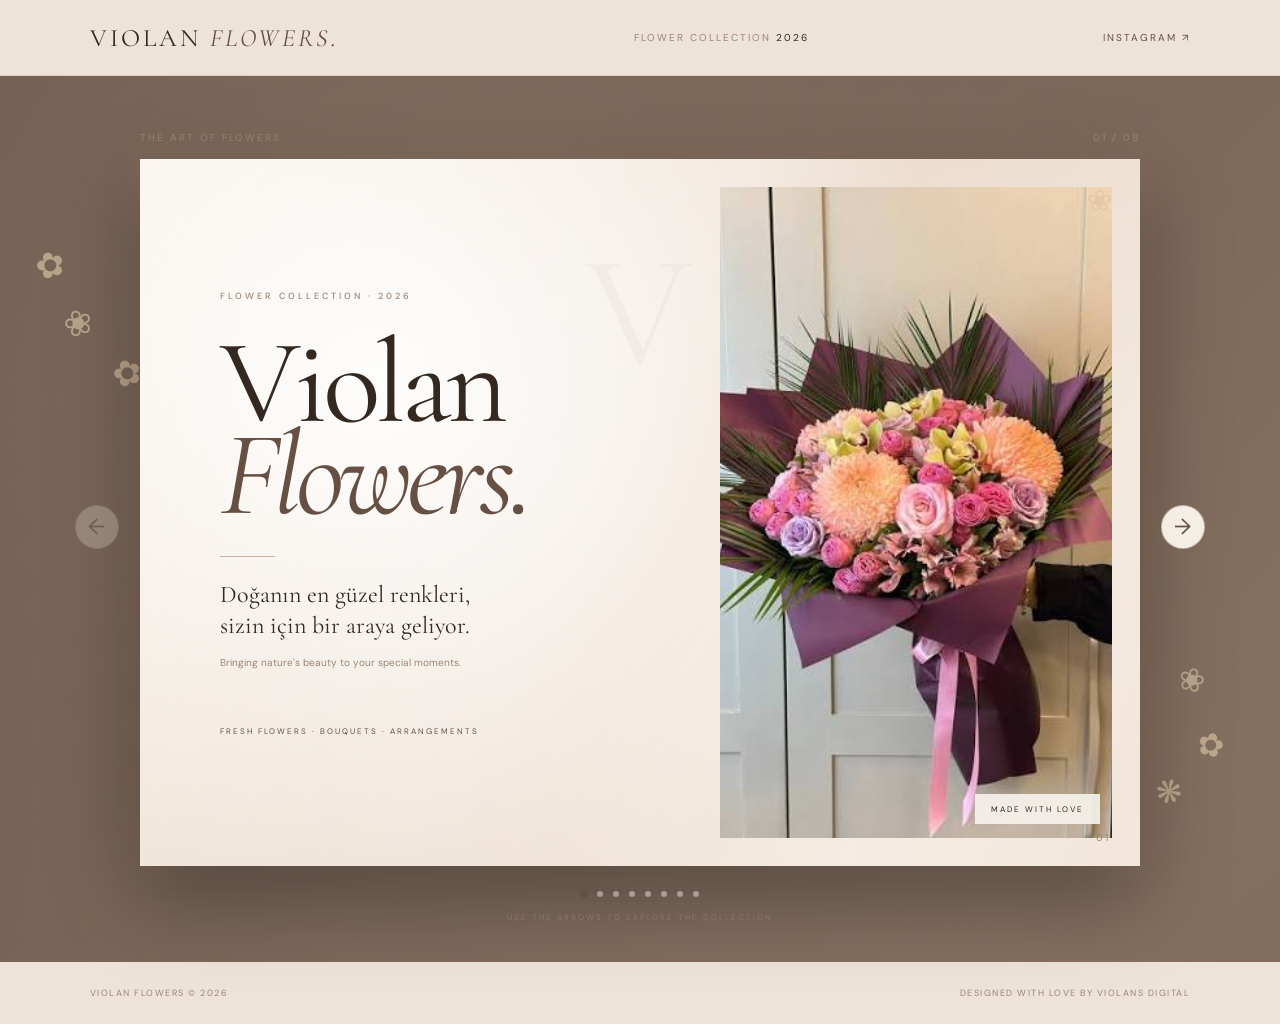
<file: index.html>
<!DOCTYPE html>
<html lang="tr">

<head>
    <meta charset="UTF-8">
    <meta name="viewport" content="width=device-width, initial-scale=1.0">

    <title>Violan Flowers | Flower Collection 2026</title>

    <meta name="description" content="Violan Flowers özel tasarım çiçek buketleri, taze çiçekler ve zarif aranjmanlar.">

    <link rel="preconnect" href="https://fonts.googleapis.com">
    <link rel="preconnect" href="https://fonts.gstatic.com" crossorigin>

    <link
        href="https://fonts.googleapis.com/css2?family=Cormorant+Garamond:wght@400;500;600;700&family=DM+Sans:wght@300;400;500;600&display=swap"
        rel="stylesheet">

    <link rel="stylesheet" href="style.css">
</head>

<body>

    <!-- HEADER -->
    <header class="topbar">

        <a href="#" class="brand">VIOLAN <span>FLOWERS.</span></a>

        <div class="header-label">
            FLOWER COLLECTION <span>2026</span>
        </div>

        <a href="#" target="_blank" class="instagram-link">
            INSTAGRAM ↗
        </a>

    </header>


    <!-- CATALOG -->
    <main class="catalog-wrapper">

        <div class="catalog-top">
            <span>THE ART OF FLOWERS</span>
            <span id="pageCounter">01 / 08</span>
        </div>


        <div class="catalog">

            <!-- PAGE 1 : COVER -->
            <section class="page cover active" data-page="1">

                <div class="cover-decoration">V F</div>

                <div class="cover-content">

                    <p class="eyebrow">FLOWER COLLECTION · 2026</p>

                    <h1>Violan<br><em>Flowers.</em></h1>

                    <div class="cover-line"></div>

                    <p class="cover-description">
                        Doğanın en güzel renkleri,<br>
                        sizin için bir araya geliyor.
                    </p>

                    <p class="cover-english">
                        Bringing nature's beauty to your special moments.
                    </p>

                    <span class="cover-bottom">FRESH FLOWERS · BOUQUETS · ARRANGEMENTS</span>

                </div>

                <div class="cover-image">
                    <img src="images/urun1.jpg" alt="Violan Flowers özel çiçek buketi">
                    <span>MADE WITH LOVE</span>
                </div>

                <div class="page-number">01</div>

            </section>


            <!-- PAGE 2 : ABOUT -->
            <section class="page about" data-page="2">

                <div class="section-label">01 — OUR STORY</div>

                <div class="about-content">

                    <p class="eyebrow">MORE THAN FLOWERS</p>

                    <h2>Her çiçeğin<br><em>bir hikâyesi var.</em></h2>

                    <p>
                        Çiçekler bazen söylenemeyen sözleri anlatır,
                        bazen de en güzel anlara eşlik eder.
                        Violan Flowers olarak doğanın eşsiz güzelliğini
                        özenle hazırladığımız tasarımlarla buluşturuyoruz.
                    </p>

                    <p>
                        Sevdiklerinize göndereceğiniz buketlerden
                        özel günlerinize eşlik eden aranjmanlara kadar
                        her tasarımda zarafeti, tazeliği ve sevgiyi
                        bir araya getiriyoruz.
                    </p>

                    <span class="signature">With love, Violan Flowers</span>

                </div>

                <div class="about-image">
                    <img src="images/urun2.jpg" alt="Violan Flowers çiçek tasarımları">
                </div>

                <div class="page-number">02</div>

            </section>


            <!-- PAGE 3 : BOUQUETS -->
            <section class="page collection-page" data-page="3">

                <div class="section-label">02 — BOUQUET COLLECTION</div>

                <div class="collection-heading">
                    <p class="eyebrow">FLOWERS THAT SPEAK</p>
                    <h2>Beautiful <em>Bouquets.</em></h2>
                    <p>Her duyguya eşlik eden, özenle hazırlanmış buketler.</p>
                </div>

                <div class="product-grid">

                    <article class="product">
                        <img src="images/urun3.jpg" alt="Özel tasarım gül buketi">
                        <span>01 / ROSE BOUQUET</span>
                        <h3>Romantic Roses</h3>
                    </article>

                    <article class="product">
                        <img src="images/urun4.jpg" alt="Renkli mevsim çiçekleri buketi">
                        <span>02 / SEASONAL BOUQUET</span>
                        <h3>Colorful Dreams</h3>
                    </article>

                </div>

                <div class="page-number">03</div>

            </section>


            <!-- PAGE 4 : FLOWERS -->
            <section class="page collection-page" data-page="4">

                <div class="section-label">03 — SIGNATURE FLOWERS</div>

                <div class="collection-heading">
                    <p class="eyebrow">NATURE'S FINEST</p>
                    <h2>Signature <em>Flowers.</em></h2>
                    <p>Zarafetiyle büyüleyen, doğanın en özel çiçekleri.</p>
                </div>

                <div class="product-grid">

                    <article class="product">
                        <img src="images/urun5.jpg" alt="Zarif orkide aranjmanı">
                        <span>03 / ORCHID COLLECTION</span>
                        <h3>Elegant Orchids</h3>
                    </article>

                    <article class="product">
                        <img src="images/urun6.jpg" alt="Özel tasarım lale buketi">
                        <span>04 / TULIP COLLECTION</span>
                        <h3>Spring Elegance</h3>
                    </article>

                </div>

                <div class="page-number">04</div>

            </section>


            <!-- PAGE 5 : SPECIAL DAYS -->
            <section class="page collection-page" data-page="5">

                <div class="section-label">04 — SPECIAL MOMENTS</div>

                <div class="collection-heading">
                    <p class="eyebrow">FOR EVERY OCCASION</p>
                    <h2>Special <em>Moments.</em></h2>
                    <p>Hayatın en güzel anlarına eşlik eden çiçekler.</p>
                </div>

                <div class="product-grid">

                    <article class="product">
                        <img src="images/urun7.jpg" alt="Özel gün çiçek aranjmanı">
                        <span>05 / CELEBRATION FLOWERS</span>
                        <h3>Beautiful Wishes</h3>
                    </article>

                    <article class="product">
                        <img src="images/urun8.jpg" alt="Sevdiklerinize özel çiçek buketi">
                        <span>06 / GIFT COLLECTION</span>
                        <h3>Just For You</h3>
                    </article>

                </div>

                <div class="page-number">05</div>

            </section>


            <!-- PAGE 6 : CUSTOM DESIGNS -->
            <section class="page special-page" data-page="6">

                <div class="section-label">05 — MADE FOR YOU</div>

                <div class="special-content">

                    <p class="eyebrow">YOUR IDEA, OUR TOUCH</p>

                    <h2>Flowers made<br><em>just for you.</em></h2>

                    <p>
                        Her insanın, her anın ve her duygunun
                        kendine özgü bir rengi vardır.
                        İstediğiniz çiçekleri, renkleri ve tasarım
                        detaylarını bir araya getirerek size özel
                        buketler ve aranjmanlar hazırlıyoruz.
                    </p>

                    <span>Every flower tells a story.</span>

                </div>

                <div class="special-image">
                    <img src="images/urun1.jpg" alt="Kişiye özel çiçek tasarımı">
                </div>

                <div class="page-number">06</div>

            </section>


            <!-- PAGE 7 : ORDER -->
            <section class="page order-page" data-page="7">

                <div class="section-label">06 — HOW TO ORDER</div>

                <div class="order-content">

                    <p class="eyebrow">A FEW SIMPLE STEPS</p>

                    <h2>Send a little <em>happiness.</em></h2>

                    <div class="order-steps">

                        <div>
                            <span>01</span>
                            <h3>Choose Your Flowers</h3>
                            <p>Kataloğumuzdan beğendiğiniz buketi veya aranjmanı seçin.</p>
                        </div>

                        <div>
                            <span>02</span>
                            <h3>Make It Personal</h3>
                            <p>Çiçek, renk ve teslimat tercihlerinizi bizimle paylaşın.</p>
                        </div>

                        <div>
                            <span>03</span>
                            <h3>Place Your Order</h3>
                            <p>Siparişinizi oluşturun, sevdiklerinize mutluluk gönderin.</p>
                        </div>

                    </div>

                </div>

                <div class="page-number">07</div>

            </section>


            <!-- PAGE 8 : CONTACT -->
            <section class="page contact-page" data-page="8">

                <div class="contact-decoration">V F</div>

                <div class="contact-content">

                    <p class="eyebrow">THANK YOU FOR BEING HERE</p>

                    <h2>Let flowers<br><em>speak.</em></h2>

                    <p>
                        Hayatınıza biraz renk, sevdiklerinize
                        biraz mutluluk katmak için buradayız.
                    </p>

                    <div class="contact-line"></div>

                    <a href="#" target="_blank" class="contact-instagram">
                        FOLLOW US ON INSTAGRAM ↗
                    </a>

                    <span class="contact-brand">VIOLAN FLOWERS.</span>

                    <small>FRESH FLOWERS · BOUQUETS · ARRANGEMENTS</small>

                </div>

                <div class="page-number">08</div>

            </section>

        </div>


        <!-- NAVIGATION -->

        <div class="catalog-navigation">

            <button id="prevBtn" class="side-nav prev" disabled aria-label="Önceki sayfa">
                ←
            </button>

            <button id="nextBtn" class="side-nav next" aria-label="Sonraki sayfa">
                →
            </button>

        </div>

        <div class="navigation-dots" id="navigationDots"></div>

        <p class="navigation-hint">
            USE THE ARROWS TO EXPLORE THE COLLECTION
        </p>

    </main>


    <footer>
        <span>VIOLAN FLOWERS © 2026</span>
        <span>DESIGNED WITH LOVE BY VIOLANS DIGITAL</span>
    </footer>


    <script src="script.js"></script>

</body>

</html>
</file>
<file: style.css>
:root {
    --cream: #F8F4EE;
    --paper: #F1EAE1;
    --brown: #725B4C;
    --dark: #392D27;
    --muted: #978578;
    --rose: #D8BFB2;
    --sage: #858875;
    --white: #FFFCF8;
}

* {
    margin: 0;
    padding: 0;
    box-sizing: border-box;
}

html {
    scroll-behavior: smooth;
}

body {
    background: #E9E3DC;
    color: var(--dark);
    font-family: "DM Sans", sans-serif;
    min-height: 100vh;
}

/* HEADER */

.topbar {
    width: 100%;
    height: 76px;
    padding: 0 7%;
    display: flex;
    align-items: center;
    justify-content: space-between;
    background: var(--cream);
    border-bottom: 1px solid rgba(114, 91, 76, .13);
}

.brand {
    font-family: "Cormorant Garamond", serif;
    font-size: 25px;
    letter-spacing: 3px;
    text-decoration: none;
    color: var(--dark);
}

.brand span {
    color: var(--brown);
    font-style: italic;
}

.header-label,
.instagram-link {
    font-size: 10px;
    letter-spacing: 2px;
    color: var(--muted);
}

.header-label span {
    color: var(--dark);
}

.instagram-link {
    text-decoration: none;
    color: var(--brown);
    transition: .3s;
}

.instagram-link:hover {
    letter-spacing: 3px;
}

/* CATALOG AREA */

.catalog-wrapper {
    width: min(1000px, 92%);
    margin: 55px auto 40px;
}

.catalog-top {
    display: flex;
    justify-content: space-between;
    margin-bottom: 15px;
    font-size: 10px;
    letter-spacing: 2px;
    color: var(--muted);
}

.catalog {
    position: relative;
    width: 100%;
    aspect-ratio: 1.414 / 1;
    background: var(--cream);
    overflow: hidden;
    box-shadow: 0 25px 65px rgba(57, 45, 39, .13);
}

/* PAGES */

.page {
    position: absolute;
    inset: 0;
    width: 100%;
    height: 100%;
    padding: 6%;
    background: var(--cream);
    opacity: 0;
    visibility: hidden;
    transform: translateX(35px);
    transition:
        opacity .55s ease,
        transform .65s cubic-bezier(.22, .61, .36, 1),
        visibility .55s;
    overflow: hidden;
}

.page.active {
    opacity: 1;
    visibility: visible;
    transform: translateX(0);
    z-index: 2;
}

.page.exit-left {
    opacity: 0;
    transform: translateX(-35px);
}

.page.exit-right {
    opacity: 0;
    transform: translateX(35px);
}

.page-number {
    position: absolute;
    bottom: 22px;
    right: 30px;
    font-size: 10px;
    letter-spacing: 2px;
    color: var(--muted);
}

.eyebrow {
    font-size: 9px;
    letter-spacing: 3px;
    color: var(--muted);
    font-weight: 500;
}

.section-label {
    position: absolute;
    top: 27px;
    left: 6%;
    font-size: 9px;
    letter-spacing: 2px;
    color: var(--muted);
}

/* COVER */

.cover {
    padding: 0;
    display: flex;
    align-items: center;
    justify-content: space-between;
}

.cover-content {
    width: 53%;
    padding: 8%;
    position: relative;
    z-index: 2;
}

.cover-content h1 {
    font-family: "Cormorant Garamond", serif;
    font-size: clamp(65px, 10vw, 120px);
    line-height: .77;
    font-weight: 400;
    letter-spacing: -5px;
    margin: 35px 0;
}

.cover-content h1 em {
    color: var(--brown);
    font-weight: 400;
}

.cover-line {
    width: 55px;
    height: 1px;
    background: var(--rose);
    margin: 35px 0 22px;
}

.cover-description {
    font-family: "Cormorant Garamond", serif;
    font-size: 24px;
    line-height: 1.3;
}

.cover-english {
    font-size: 10px;
    color: var(--muted);
    margin-top: 12px;
    line-height: 1.7;
}

.cover-bottom {
    display: block;
    margin-top: 55px;
    font-size: 8px;
    letter-spacing: 2px;
    color: var(--brown);
}

.cover-image {
    width: 42%;
    height: 100%;
    position: relative;
    padding: 28px 28px 28px 0;
}

.cover-image img {
    width: 100%;
    height: 100%;
    object-fit: cover;
}

.cover-image span {
    position: absolute;
    right: 40px;
    bottom: 42px;
    background: rgba(248, 244, 238, .9);
    padding: 10px 16px;
    font-size: 8px;
    letter-spacing: 2px;
}

.cover-decoration {
    position: absolute;
    right: 33%;
    top: 8%;
    font-family: "Cormorant Garamond", serif;
    font-size: 160px;
    color: rgba(114, 91, 76, .045);
    pointer-events: none;
}

/* ABOUT */

.about {
    display: flex;
    align-items: center;
    justify-content: space-between;
    gap: 8%;
}

.about-content {
    width: 48%;
    padding-top: 35px;
}

.about-content h2,
.collection-heading h2,
.special-content h2,
.order-content h2,
.contact-content h2 {
    font-family: "Cormorant Garamond", serif;
    font-size: clamp(38px, 5.5vw, 65px);
    line-height: .95;
    font-weight: 400;
    margin: 25px 0;
}

.about-content h2 em,
.collection-heading h2 em,
.special-content h2 em,
.order-content h2 em,
.contact-content h2 em {
    color: var(--brown);
}

.about-content > p:not(.eyebrow) {
    font-size: 11px;
    color: var(--muted);
    line-height: 2;
    margin-bottom: 15px;
}

.signature {
    display: block;
    font-family: "Cormorant Garamond", serif;
    font-style: italic;
    font-size: 21px;
    color: var(--brown);
    margin-top: 25px;
}

.about-image {
    width: 43%;
    height: 78%;
}

.about-image img {
    width: 100%;
    height: 100%;
    object-fit: cover;
}

/* COLLECTION PAGES */

.collection-page {
    padding-top: 10%;
}

.collection-heading {
    text-align: center;
}

.collection-heading h2 {
    margin: 16px 0 10px;
}

.collection-heading > p:last-child {
    font-size: 10px;
    color: var(--muted);
}

.product-grid {
    display: grid;
    grid-template-columns: 1fr 1fr;
    gap: 28px;
    width: 75%;
    height: 55%;
    margin: 28px auto 0;
}

.product {
    min-width: 0;
    display: flex;
    flex-direction: column;
    overflow: hidden;
}

.product img {
    width: 100%;
    height: 78%;
    object-fit: cover;
    transition: transform .7s ease;
}

.product:hover img {
    transform: scale(1.04);
}

.product span {
    font-size: 8px;
    letter-spacing: 1.5px;
    color: var(--muted);
    margin-top: 10px;
}

.product h3 {
    font-family: "Cormorant Garamond", serif;
    font-size: 19px;
    font-weight: 500;
    margin-top: 3px;
}

/* SPECIAL PAGE */

.special-page {
    display: flex;
    align-items: center;
    justify-content: space-between;
    gap: 8%;
}

.special-content {
    width: 50%;
    padding-top: 20px;
}

.special-content h2 {
    font-size: clamp(43px, 6vw, 72px);
}

.special-content > p:not(.eyebrow) {
    font-size: 11px;
    color: var(--muted);
    line-height: 2;
    max-width: 340px;
}

.special-content > span {
    display: block;
    font-family: "Cormorant Garamond", serif;
    font-style: italic;
    font-size: 19px;
    color: var(--brown);
    margin-top: 25px;
}

.special-image {
    width: 43%;
    height: 78%;
}

.special-image img {
    width: 100%;
    height: 100%;
    object-fit: cover;
}

/* ORDER */

.order-page {
    display: flex;
    align-items: center;
    justify-content: center;
}

.order-content {
    width: 85%;
    text-align: center;
}

.order-content h2 {
    margin-bottom: 55px;
}

.order-steps {
    display: grid;
    grid-template-columns: repeat(3, 1fr);
    gap: 35px;
    text-align: center;
}

.order-steps > div {
    border-top: 1px solid var(--rose);
    padding-top: 20px;
}

.order-steps span {
    font-family: "Cormorant Garamond", serif;
    font-size: 28px;
    color: var(--rose);
}

.order-steps h3 {
    font-family: "Cormorant Garamond", serif;
    font-size: 21px;
    font-weight: 500;
    margin: 12px 0;
}

.order-steps p {
    font-size: 10px;
    color: var(--muted);
    line-height: 1.8;
}

/* CONTACT */

.contact-page {
    display: flex;
    align-items: center;
    justify-content: center;
    text-align: center;
    background: var(--paper);
}

.contact-content h2 {
    font-size: clamp(65px, 9vw, 105px);
    margin: 30px 0;
    line-height: .78;
}

.contact-content > p:not(.eyebrow) {
    font-family: "Cormorant Garamond", serif;
    font-size: 20px;
    color: var(--muted);
}

.contact-line {
    width: 50px;
    height: 1px;
    background: var(--rose);
    margin: 35px auto;
}

.contact-instagram {
    display: inline-block;
    text-decoration: none;
    color: var(--brown);
    font-size: 11px;
    letter-spacing: 2px;
    border-bottom: 1px solid var(--rose);
    padding-bottom: 8px;
}

.contact-brand {
    display: block;
    font-family: "Cormorant Garamond", serif;
    font-size: 25px;
    letter-spacing: 3px;
    margin-top: 65px;
}

.contact-content small {
    display: block;
    margin-top: 10px;
    font-size: 8px;
    letter-spacing: 2px;
    color: var(--muted);
}

.contact-decoration {
    position: absolute;
    font-family: "Cormorant Garamond", serif;
    font-size: 250px;
    color: rgba(114, 91, 76, .045);
    pointer-events: none;
}

/* NAVIGATION */

.catalog-navigation {
    display: flex;
    justify-content: space-between;
    align-items: center;
    padding: 24px 5px;
}

.catalog-navigation button {
    background: transparent;
    border: none;
    color: var(--brown);
    font-family: "DM Sans", sans-serif;
    font-size: 10px;
    letter-spacing: 1.5px;
    cursor: pointer;
    padding: 12px;
    transition: .3s;
}

.catalog-navigation button:hover:not(:disabled) {
    color: var(--dark);
    transform: translateY(-2px);
}

.catalog-navigation button:disabled {
    opacity: .3;
    cursor: not-allowed;
}

.navigation-dots {
    display: flex;
    gap: 10px;
    align-items: center;
}

.dot {
    width: 6px;
    height: 6px;
    border-radius: 50%;
    background: #CBBFB5;
    border: none;
    cursor: pointer;
    transition: .3s;
}

.dot.active {
    background: var(--brown);
    transform: scale(1.5);
}

.navigation-hint {
    text-align: center;
    font-size: 8px;
    letter-spacing: 2px;
    color: var(--muted);
}

/* FOOTER */

footer {
    display: flex;
    justify-content: space-between;
    padding: 25px 7%;
    background: var(--cream);
    color: var(--muted);
    font-size: 9px;
    letter-spacing: 1.5px;
}

/* RESPONSIVE */

@media (max-width: 650px) {

    .topbar {
        height: 65px;
        padding: 0 5%;
    }

    .brand {
        font-size: 20px;
    }

    .header-label {
        display: none;
    }

    .instagram-link {
        font-size: 9px;
    }

    .catalog-wrapper {
        width: 94%;
        margin: 35px auto;
    }

    .catalog {
        aspect-ratio: 0.72 / 1;
    }

    .page {
        padding: 9%;
    }

    .cover {
        padding: 0;
    }

    .cover-content {
        width: 54%;
        padding: 6%;
    }

    .cover-content h1 {
        font-size: clamp(47px, 12vw, 72px);
        letter-spacing: -3px;
        margin: 25px 0;
    }

    .cover-description {
        font-size: 19px;
    }

    .cover-english {
        font-size: 9px;
    }

    .cover-bottom {
        font-size: 7px;
        margin-top: 30px;
        line-height: 1.8;
    }

    .cover-image {
        width: 42%;
        padding: 20px 15px 20px 0;
    }

    .cover-image span {
        right: 20px;
        bottom: 30px;
        font-size: 6px;
        padding: 8px;
    }

    .about {
        gap: 5%;
    }

    .about-content {
        width: 53%;
    }

    .about-content h2 {
        font-size: 39px;
    }

    .about-content > p:not(.eyebrow) {
        font-size: 9px;
        line-height: 1.7;
    }

    .about-image {
        width: 42%;
        height: 65%;
    }

    .section-label {
        top: 20px;
        font-size: 7px;
    }

    .collection-page {
        padding-top: 18%;
    }

    .collection-heading h2 {
        font-size: 38px;
    }

    .collection-heading > p:last-child {
        font-size: 9px;
    }

    .product-grid {
        width: 100%;
        height: 58%;
        gap: 12px;
        margin-top: 35px;
    }

    .product img {
        height: 78%;
    }

    .product span {
        font-size: 7px;
        letter-spacing: .7px;
    }

    .product h3 {
        font-size: 17px;
    }

    .special-content {
        width: 54%;
    }

    .special-content h2 {
        font-size: 43px;
    }

    .special-content > p:not(.eyebrow) {
        font-size: 9px;
        line-height: 1.7;
    }

    .special-image {
        width: 42%;
        height: 65%;
    }

    .order-content {
        width: 100%;
    }

    .order-content h2 {
        font-size: 42px;
        margin-bottom: 35px;
    }

    .order-steps {
        grid-template-columns: 1fr;
        gap: 15px;
        text-align: left;
    }

    .order-steps > div {
        padding-top: 8px;
        display: grid;
        grid-template-columns: 35px 1fr;
        column-gap: 8px;
    }

    .order-steps span {
        grid-row: span 2;
    }

    .order-steps h3 {
        margin: 0;
        font-size: 18px;
    }

    .order-steps p {
        margin-top: 4px;
    }

    .contact-content h2 {
        font-size: 70px;
    }

    .contact-content > p:not(.eyebrow) {
        font-size: 17px;
    }

    .contact-brand {
        margin-top: 45px;
    }

    .catalog-navigation {
        padding: 15px 0;
    }

    .catalog-navigation button {
        font-size: 9px;
        padding: 8px 3px;
    }

    .navigation-dots {
        gap: 7px;
    }

    footer {
        padding: 20px 5%;
        font-size: 7px;
    }
}

@media (prefers-reduced-motion: reduce) {
    *,
    *::before,
    *::after {
        transition-duration: .01ms !important;
        animation-duration: .01ms !important;
    }
}
/* SIDE PAGE NAVIGATION */

.catalog-wrapper {
    position: relative;
}

.catalog-navigation {
    position: absolute;
    top: 50%;
    left: -65px;
    right: -65px;
    transform: translateY(-50%);
    display: flex;
    justify-content: space-between;
    align-items: center;
    padding: 0;
    z-index: 10;
    pointer-events: none;
}

.catalog-navigation .side-nav {
    pointer-events: auto;
    width: 44px;
    height: 44px;
    border: 1px solid rgba(114, 91, 76, .35);
    border-radius: 50%;
    background: var(--cream);
    color: var(--brown);
    font-size: 22px;
    display: flex;
    justify-content: center;
    align-items: center;
    cursor: pointer;
    transition: .3s ease;
}

.catalog-navigation .side-nav:hover:not(:disabled) {
    background: var(--brown);
    color: white;
    transform: scale(1.08);
}

.catalog-navigation .side-nav:disabled {
    opacity: .25;
    cursor: not-allowed;
}

.navigation-dots {
    justify-content: center;
    margin: 25px 0 15px;
}

/* MOBILE */

@media (max-width: 850px) {

    .catalog-navigation {
        left: 5px;
        right: 5px;
    }

    .catalog-navigation .side-nav {
        width: 36px;
        height: 36px;
        font-size: 18px;
        background: rgba(248, 244, 238, .95);
    }

}

/* =====================================
   ATELIER FLORA - ENCHANTED GARDEN
===================================== */

:root {
    --cream: #F5EEE5;
    --paper: #EDE2D6;
    --brown: #665044;
    --dark: #342821;
    --muted: #9B8575;
    --rose: #CDAFA3;
    --sage: #858875;
    --gold: #C6A36E;
}

/* KOYU DIŞ ARKA PLAN */

body {
    background:
        radial-gradient(ellipse at 15% 20%, #796354 0%, transparent 38%),
        radial-gradient(ellipse at 85% 80%, #665044 0%, transparent 42%),
        #45362F;
}

/* KATALOG ÇEVRESİ */

.catalog-wrapper {
    position: relative;
    isolation: isolate;
}

.catalog-wrapper::before,
.catalog-wrapper::after {
    position: absolute;
    z-index: -1;
    color: #DCC6A8;
    opacity: .65;
    font-family: "Cormorant Garamond", serif;
    pointer-events: none;
    line-height: 1.8;
    white-space: pre;
}

.catalog-wrapper::before {
    content: "✿\A  ❀\A      ✿";
    left: -85px;
    top: 12%;
    font-size: 35px;
    transform: rotate(-18deg);
}

.catalog-wrapper::after {
    content: "❀\A      ✿\A  ❋";
    right: -85px;
    bottom: 12%;
    font-size: 32px;
    transform: rotate(15deg);
}

/* SAYFALARDA ÇİÇEK SÜSLEMELERİ */

.page {
    background-color: var(--cream);
    position: absolute;
    overflow: hidden;
}

.page::before {
    content: "✿";
    position: absolute;
    bottom: 18px;
    left: 25px;
    font-family: serif;
    font-size: 36px;
    color: #BDA18B;
    opacity: .24;
    pointer-events: none;
    z-index: 0;
}

.page::after {
    content: "❀";
    position: absolute;
    top: 24px;
    right: 28px;
    font-family: serif;
    font-size: 30px;
    color: #BDA18B;
    opacity: .22;
    pointer-events: none;
    z-index: 0;
}

/* KATALOG SAYFASI */

.catalog {
    perspective: 1400px;
    isolation: isolate;
    box-shadow:
        0 30px 80px rgba(0, 0, 0, .35),
        0 0 35px rgba(214, 185, 147, .12);
}

/* SAYFA GEÇİŞLERİ */

.page {
    backface-visibility: hidden;
    will-change: transform, opacity;
}

.page.active {
    opacity: 1;
    visibility: visible;
    z-index: 2;
}

.page.slide-in-right {
    animation: gardenFromRight .7s cubic-bezier(.22,.7,.25,1) both;
    z-index: 3;
}

.page.slide-in-left {
    animation: gardenFromLeft .7s cubic-bezier(.22,.7,.25,1) both;
    z-index: 3;
}

.page.slide-out-left {
    animation: gardenToLeft .7s ease both;
    z-index: 2;
}

.page.slide-out-right {
    animation: gardenToRight .7s ease both;
    z-index: 2;
}

@keyframes gardenFromRight {
    from {
        transform: translateX(100%) scale(.97);
        opacity: .5;
        filter: brightness(1.2);
    }
    to {
        transform: translateX(0) scale(1);
        opacity: 1;
        filter: brightness(1);
    }
}

@keyframes gardenFromLeft {
    from {
        transform: translateX(-100%) scale(.97);
        opacity: .5;
        filter: brightness(1.2);
    }
    to {
        transform: translateX(0) scale(1);
        opacity: 1;
        filter: brightness(1);
    }
}

@keyframes gardenToLeft {
    to {
        transform: translateX(-25%);
        opacity: 0;
    }
}

@keyframes gardenToRight {
    to {
        transform: translateX(25%);
        opacity: 0;
    }
}

/* SİHİR TOZU KATMANI */

.magic-particles {
    position: absolute;
    inset: 0;
    overflow: hidden;
    z-index: 8;
    pointer-events: none;
}

.magic-particle {
    position: absolute;
    left: var(--start-x);
    top: var(--start-y);
    width: var(--size);
    height: var(--size);
    border-radius: 50%;
    background: #F4D9A5;
    box-shadow:
        0 0 5px #F4D9A5,
        0 0 12px rgba(229, 194, 133, .8);
    animation: fairyDust var(--duration) ease-out forwards;
    animation-delay: var(--delay);
    opacity: 0;
}

.magic-particle.flower {
    width: auto;
    height: auto;
    background: none;
    box-shadow: none;
    color: #E5C7B5;
    font-size: var(--size);
    text-shadow: 0 0 8px rgba(255, 230, 205, .8);
}

@keyframes fairyDust {
    0% {
        opacity: 0;
        transform: translate(0, 0) scale(.2) rotate(0deg);
    }
    20% {
        opacity: 1;
    }
    100% {
        opacity: 0;
        transform:
            translate(var(--move-x), var(--move-y))
            scale(0)
            rotate(180deg);
    }
}

/* DIŞ ALANLARIN OKUNAKLILIĞI */

.topbar,
footer {
    background: #EDE3D8;
}

/* MOBİL */

@media (max-width: 850px) {
    .catalog-wrapper::before {
        left: 0;
        top: 8%;
        font-size: 19px;
    }

    .catalog-wrapper::after {
        right: 0;
        bottom: 8%;
        font-size: 19px;
    }

    .page::before {
        font-size: 25px;
        left: 12px;
        bottom: 10px;
    }

    .page::after {
        font-size: 22px;
        right: 12px;
        top: 12px;
    }
}

@media (prefers-reduced-motion: reduce) {
    .page.slide-in-right,
    .page.slide-in-left,
    .page.slide-out-left,
    .page.slide-out-right,
    .magic-particle {
        animation: none !important;
    }
}

/* =====================================
   ATELIER FLORA – SOFT MAGIC UPDATE
===================================== */

/* DIŞ ARKA PLAN: BİRAZ DAHA AÇIK */
body {
    background:
        radial-gradient(ellipse at 20% 15%, #806B5D 0%, transparent 45%),
        radial-gradient(ellipse at 85% 80%, #766052 0%, transparent 48%),
        linear-gradient(135deg, #665448, #887363, #706052);
    background-size: 180% 180%;
    animation: outerGlow 18s ease-in-out infinite alternate;
}

@keyframes outerGlow {
    0% {
        background-position: 0% 0%;
    }
    100% {
        background-position: 100% 100%;
    }
}

/* KATALOG İÇİ: HAREKETLİ KREM KAĞIT */
.page {
    background:
        radial-gradient(
            circle at 15% 20%,
            rgba(255,255,255,.95),
            transparent 35%
        ),
        radial-gradient(
            circle at 85% 75%,
            rgba(218,183,160,.38),
            transparent 42%
        ),
        radial-gradient(
            circle at 50% 50%,
            rgba(255,255,255,.35),
            transparent 65%
        ),
        linear-gradient(
            125deg,
            #F8F0E7,
            #EBDCCE,
            #F7EDE2,
            #E8D8CA
        );

    background-size: 160% 160%;
    animation: livingPaper 10s ease-in-out infinite alternate;
    isolation: isolate;
}

@keyframes livingPaper {
    0% {
        background-position: 0% 0%;
        filter: brightness(1);
    }
    50% {
        background-position: 70% 40%;
        filter: brightness(1.035);
    }
    100% {
        background-position: 100% 100%;
        filter: brightness(1.015);
    }
}

/* SAYFA ÜZERİNDE HAREKET EDEN IŞIK */
.page::before {
    content: "";
    position: absolute;
    inset: -60%;
    z-index: 0;
    pointer-events: none;

    background: linear-gradient(
        115deg,
        transparent 38%,
        rgba(255,255,255,.38) 48%,
        rgba(255,226,202,.22) 52%,
        transparent 62%
    );

    animation: movingLight 8s ease-in-out infinite;
}

@keyframes movingLight {
    0% {
        transform: translate(-35%, -15%) rotate(0deg);
    }
    50% {
        transform: translate(15%, 5%) rotate(8deg);
    }
    100% {
        transform: translate(35%, 15%) rotate(0deg);
    }
}

/* HAREKETLİ RENK PARILTISI */
.page::after {
    background:
        radial-gradient(
            circle,
            rgba(255,255,255,.45) 0 2px,
            transparent 3px
        );
    background-size: 48px 48px;
    animation: tinySparkles 14s linear infinite;
}

@keyframes tinySparkles {
    from {
        background-position: 0 0;
        opacity: .18;
    }
    to {
        background-position: 48px 96px;
        opacity: .42;
    }
}

@media (prefers-reduced-motion: reduce) {
    body,
    .page,
    .page::before,
    .page::after {
        animation: none !important;
    }
}

/* =====================================
   ENCHANTED PAGE TRANSITION
===================================== */

.catalog {
    perspective: 1600px;
}

.page {
    backface-visibility: hidden;
    transform-origin: center center;
}

/* İLERİ: YENİ SAYFA SAĞDAN AÇILIR */
.page.slide-in-right {
    z-index: 5;
    animation: enchantedInRight .95s cubic-bezier(.22,.75,.25,1) both;
}

/* GERİ: YENİ SAYFA SOLDAN AÇILIR */
.page.slide-in-left {
    z-index: 5;
    animation: enchantedInLeft .95s cubic-bezier(.22,.75,.25,1) both;
}

/* ESKİ SAYFA SOLA ÇEKİLİR */
.page.slide-out-left {
    z-index: 3;
    animation: enchantedOutLeft .95s cubic-bezier(.55,.05,.75,.35) both;
}

/* ESKİ SAYFA SAĞA ÇEKİLİR */
.page.slide-out-right {
    z-index: 3;
    animation: enchantedOutRight .95s cubic-bezier(.55,.05,.75,.35) both;
}

@keyframes enchantedInRight {
    0% {
        opacity: 0;
        transform: translateX(90px) scale(.94) rotateY(-7deg);
        filter: brightness(1.2);
    }
    65% {
        opacity: 1;
        transform: translateX(-8px) scale(1.01) rotateY(1deg);
        filter: brightness(1.06);
    }
    100% {
        opacity: 1;
        transform: translateX(0) scale(1) rotateY(0);
        filter: brightness(1);
    }
}

@keyframes enchantedInLeft {
    0% {
        opacity: 0;
        transform: translateX(-90px) scale(.94) rotateY(7deg);
        filter: brightness(1.2);
    }
    65% {
        opacity: 1;
        transform: translateX(8px) scale(1.01) rotateY(-1deg);
        filter: brightness(1.06);
    }
    100% {
        opacity: 1;
        transform: translateX(0) scale(1) rotateY(0);
        filter: brightness(1);
    }
}

@keyframes enchantedOutLeft {
    0% {
        opacity: 1;
        transform: translateX(0) scale(1) rotateY(0);
    }
    100% {
        opacity: 0;
        transform: translateX(-65px) scale(.96) rotateY(4deg);
    }
}

@keyframes enchantedOutRight {
    0% {
        opacity: 1;
        transform: translateX(0) scale(1) rotateY(0);
    }
    100% {
        opacity: 0;
        transform: translateX(65px) scale(.96) rotateY(-4deg);
    }
}

/* SİHİR TOZU */
.magic-particles {
    position: absolute;
    inset: 0;
    z-index: 20;
    overflow: hidden;
    pointer-events: none;
}

.magic-particle {
    position: absolute;
    left: var(--start-x);
    top: var(--start-y);
    width: var(--size);
    height: var(--size);
    border-radius: 50%;
    background: #E8C98E;
    box-shadow: 0 0 8px #F8E5B9, 0 0 15px rgba(232,201,142,.7);
    animation: fairyFloat var(--duration) ease-out var(--delay) both;
}

.magic-particle.flower {
    width: auto;
    height: auto;
    color: #E7C7BB;
    background: none;
    box-shadow: none;
    font-size: var(--size);
    text-shadow: 0 0 8px rgba(255,255,255,.8);
}

@keyframes fairyFloat {
    0% {
        opacity: 0;
        transform: translate(0, 0) scale(.4) rotate(0deg);
    }
    20% {
        opacity: 1;
    }
    100% {
        opacity: 0;
        transform: translate(var(--move-x), var(--move-y)) scale(1.2) rotate(180deg);
    }
}

@media (prefers-reduced-motion: reduce) {
    .page.slide-in-right,
    .page.slide-in-left,
    .page.slide-out-left,
    .page.slide-out-right,
    .magic-particle {
        animation-duration: .01ms !important;
    }
}
</file>
